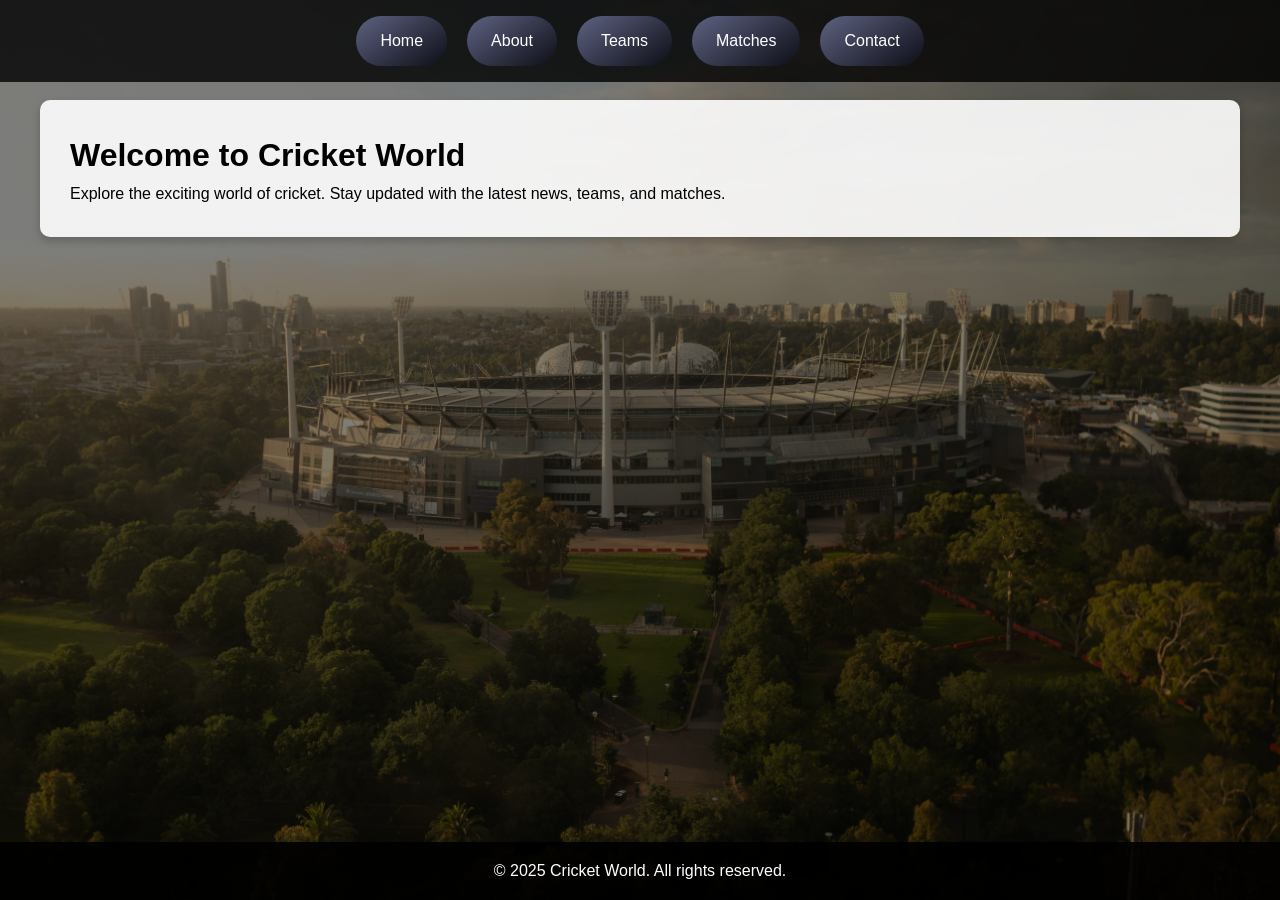
<file: index.html>
<!DOCTYPE html>
<html lang="en">
<head>
    <meta charset="UTF-8">
    <meta name="viewport" content="width=device-width, initial-scale=1.0">
    <title>Cricket World</title>
    <link rel="stylesheet" href="styles.css">
</head>
<body class="home-page">
    <header>
        <nav>
            <ul>
                <li><a href="index.html" class="button">Home</a></li>
                <li><a href="about.html" class="button">About</a></li>
                <li><a href="teams.html" class="button">Teams</a></li>
                <li><a href="matches.html" class="button">Matches</a></li>
                <li><a href="contact.html" class="button">Contact</a></li>
            </ul>
        </nav>
    </header>

    <main>
        <div class="content-box">
            <h1>Welcome to Cricket World</h1>
            <p>Explore the exciting world of cricket. Stay updated with the latest news, teams, and matches.</p>
        </div>
    </main>

    <footer>
        <p>&copy; 2025 Cricket World. All rights reserved.</p>
    </footer>
    <script src="scripts.js"></script>
</body>
</html>
</file>
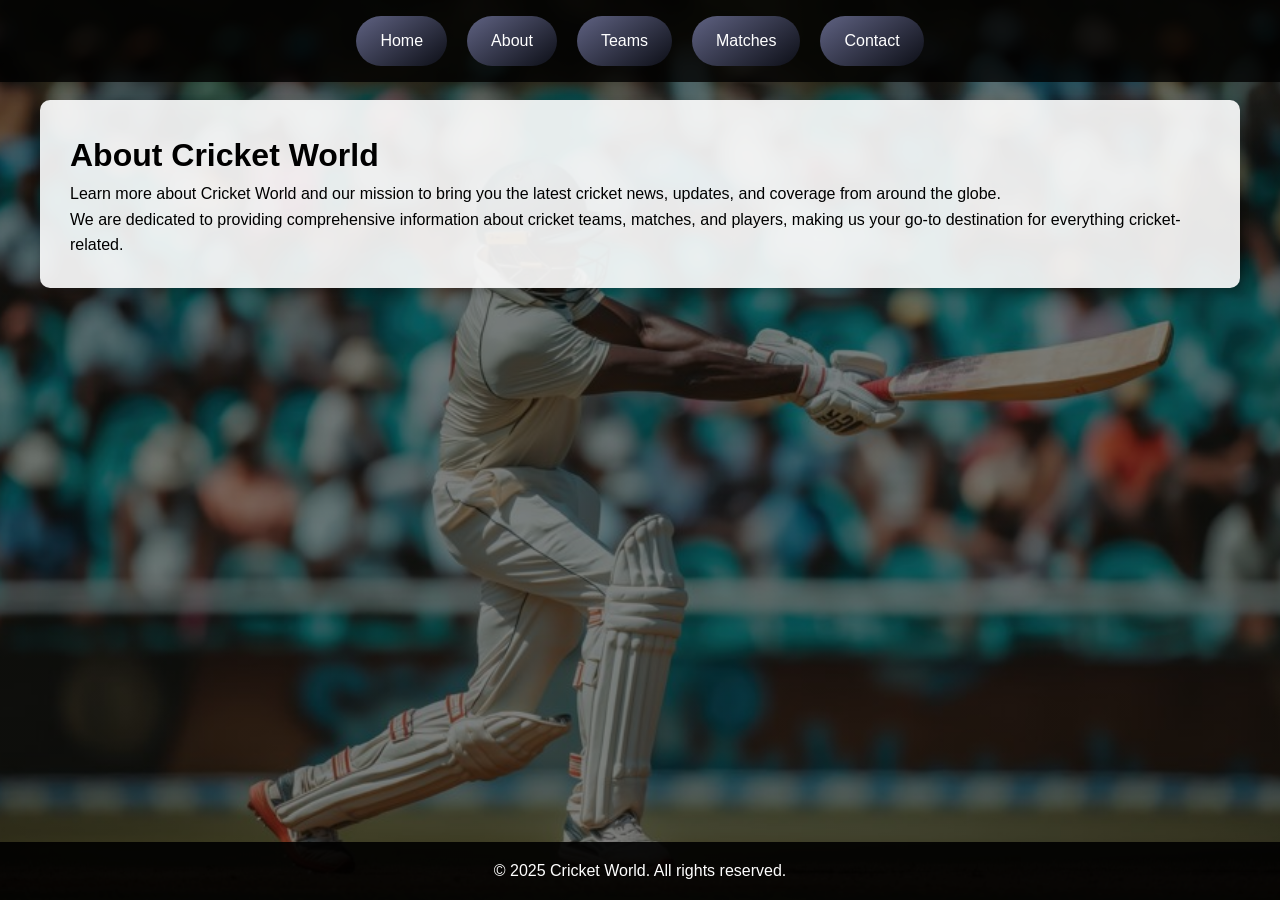
<file: about.html>
<!DOCTYPE html>
<html lang="en">
<head>
    <meta charset="UTF-8">
    <meta name="viewport" content="width=device-width, initial-scale=1.0">
    <title>About Cricket World</title>
    <link rel="stylesheet" href="styles.css">
</head>
<body class="about-page">
    <header>
        <nav>
            <ul>
                <li><a href="index.html" class="button">Home</a></li>
                <li><a href="about.html" class="button">About</a></li>
                <li><a href="teams.html" class="button">Teams</a></li>
                <li><a href="matches.html" class="button">Matches</a></li>
                <li><a href="contact.html" class="button">Contact</a></li>
            </ul>
        </nav>
    </header>

    <main>
        <div class="content-box">
            <h1>About Cricket World</h1>
            <p>Learn more about Cricket World and our mission to bring you the latest cricket news, updates, and coverage from around the globe.</p>
            <p>We are dedicated to providing comprehensive information about cricket teams, matches, and players, making us your go-to destination for everything cricket-related.</p>
        </div>
    </main>

    <footer>
        <p>&copy; 2025 Cricket World. All rights reserved.</p>
    </footer>
    <script src="scripts.js"></script>
</body>
</html>
</file>
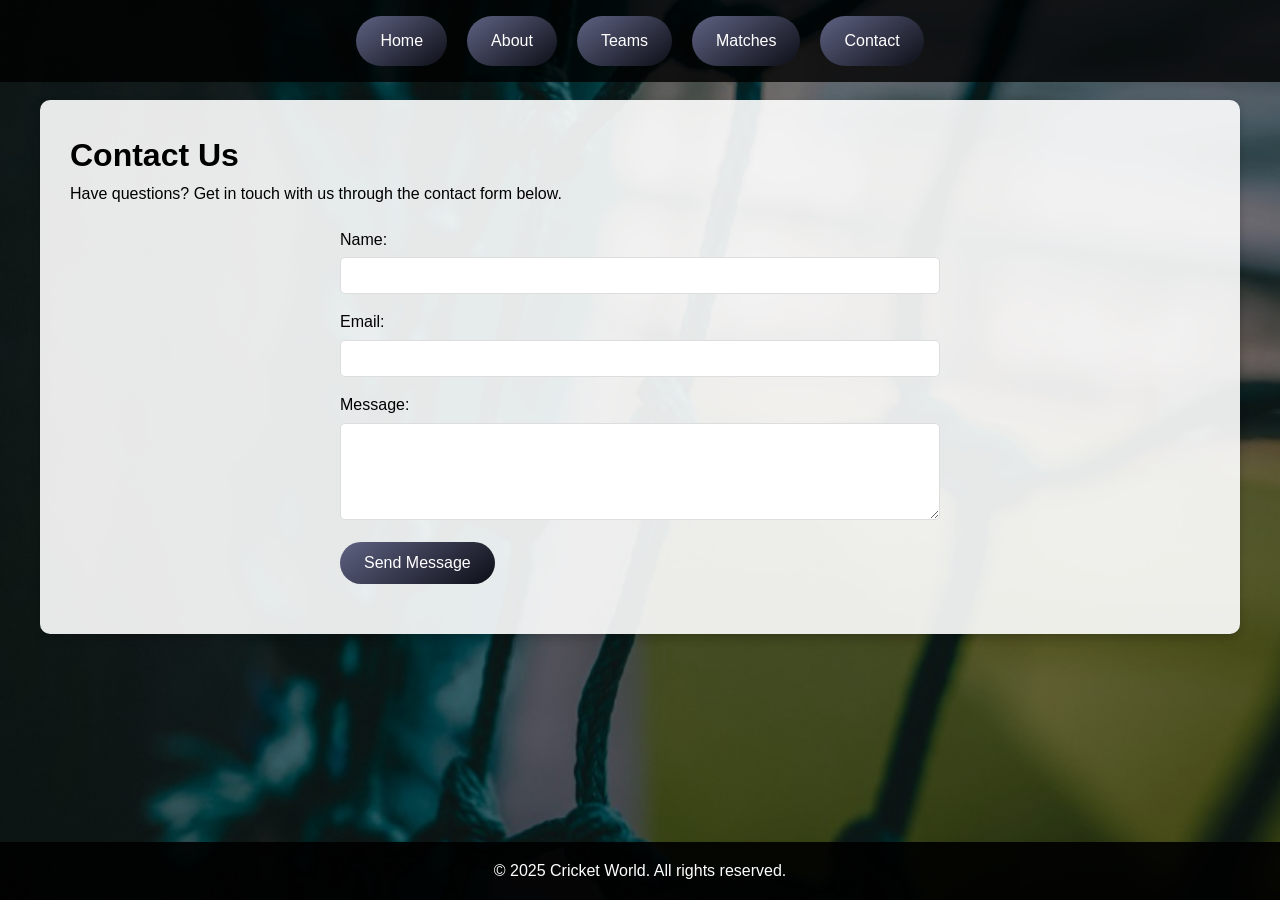
<file: contact.html>
<!DOCTYPE html>
<html lang="en">
<head>
    <meta charset="UTF-8">
    <meta name="viewport" content="width=device-width, initial-scale=1.0">
    <title>Contact Us - Cricket World</title>
    <link rel="stylesheet" href="styles.css">
</head>
<body class="contact-page">
    <header>
        <nav>
            <ul>
                <li><a href="index.html" class="button">Home</a></li>
                <li><a href="about.html" class="button">About</a></li>
                <li><a href="teams.html" class="button">Teams</a></li>
                <li><a href="matches.html" class="button">Matches</a></li>
                <li><a href="contact.html" class="button">Contact</a></li>
            </ul>
        </nav>
    </header>

    <main>
        <div class="content-box">
            <h1>Contact Us</h1>
            <p>Have questions? Get in touch with us through the contact form below.</p>
            <form id="contactForm">
                <label for="name">Name:</label>
                <input type="text" id="name" name="name" required>

                <label for="email">Email:</label>
                <input type="email" id="email" name="email" required>

                <label for="message">Message:</label>
                <textarea id="message" name="message" rows="5" required></textarea>

                <button type="submit" class="button">Send Message</button>
            </form>
        </div>
    </main>

    <footer>
        <p>&copy; 2025 Cricket World. All rights reserved.</p>
    </footer>
    <script src="scripts.js"></script>
</body>
</html>
</file>
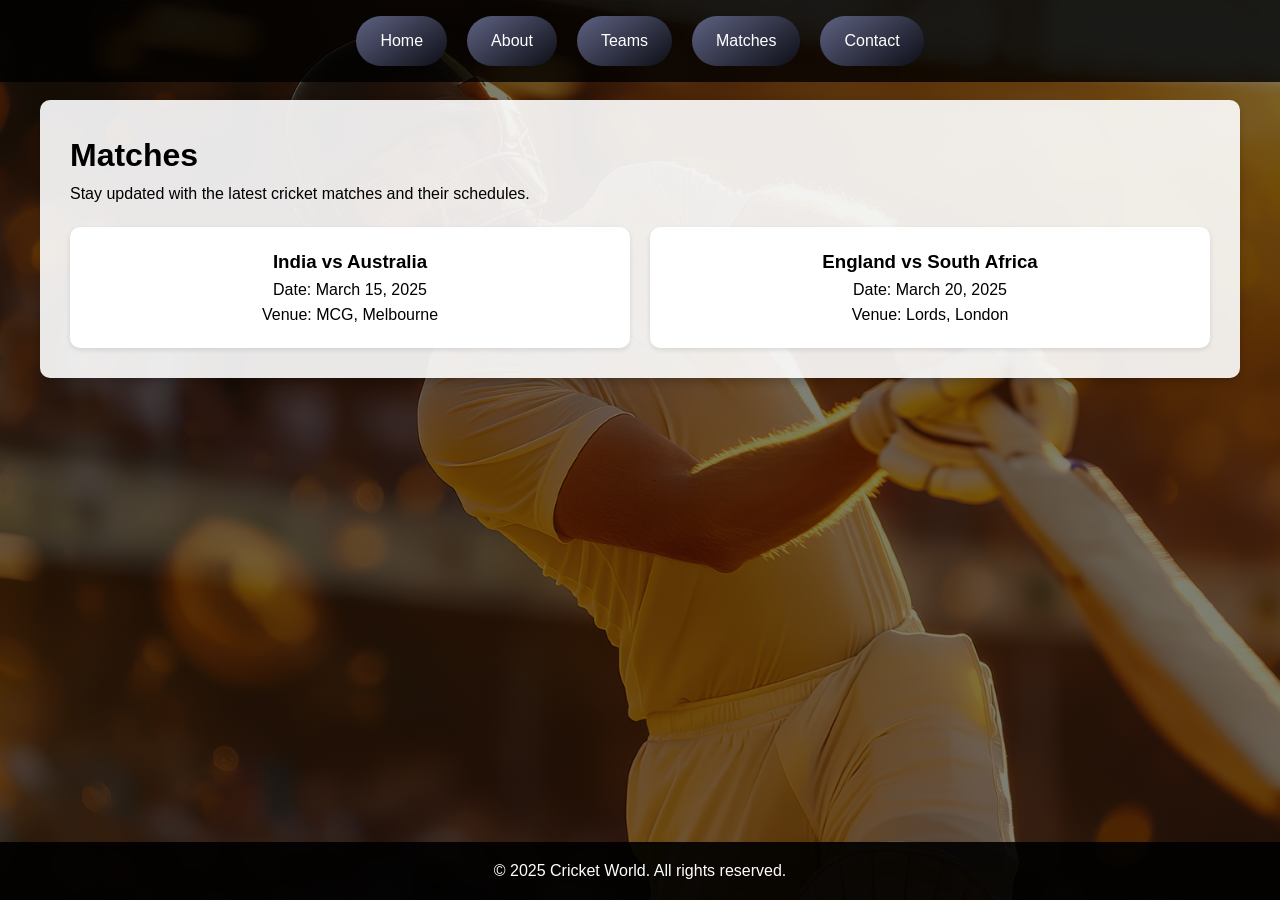
<file: matches.html>
<!DOCTYPE html>
<html lang="en">
<head>
    <meta charset="UTF-8">
    <meta name="viewport" content="width=device-width, initial-scale=1.0">
    <title>Matches - Cricket World</title>
    <link rel="stylesheet" href="styles.css">
</head>
<body class="matches-page">
    <header>
        <nav>
            <ul>
                <li><a href="index.html" class="button">Home</a></li>
                <li><a href="about.html" class="button">About</a></li>
                <li><a href="teams.html" class="button">Teams</a></li>
                <li><a href="matches.html" class="button">Matches</a></li>
                <li><a href="contact.html" class="button">Contact</a></li>
            </ul>
        </nav>
    </header>

    <main>
        <div class="content-box">
            <h1>Matches</h1>
            <p>Stay updated with the latest cricket matches and their schedules.</p>
            <div class="matches-grid">
                <div class="match-card">
                    <h3>India vs Australia</h3>
                    <p>Date: March 15, 2025</p>
                    <p>Venue: MCG, Melbourne</p>
                </div>
                <div class="match-card">
                    <h3>England vs South Africa</h3>
                    <p>Date: March 20, 2025</p>
                    <p>Venue: Lords, London</p>
                </div>
            </div>
        </div>
    </main>

    <footer>
        <p>&copy; 2025 Cricket World. All rights reserved.</p>
    </footer>
    <script src="scripts.js"></script>
</body>
</html>
</file>
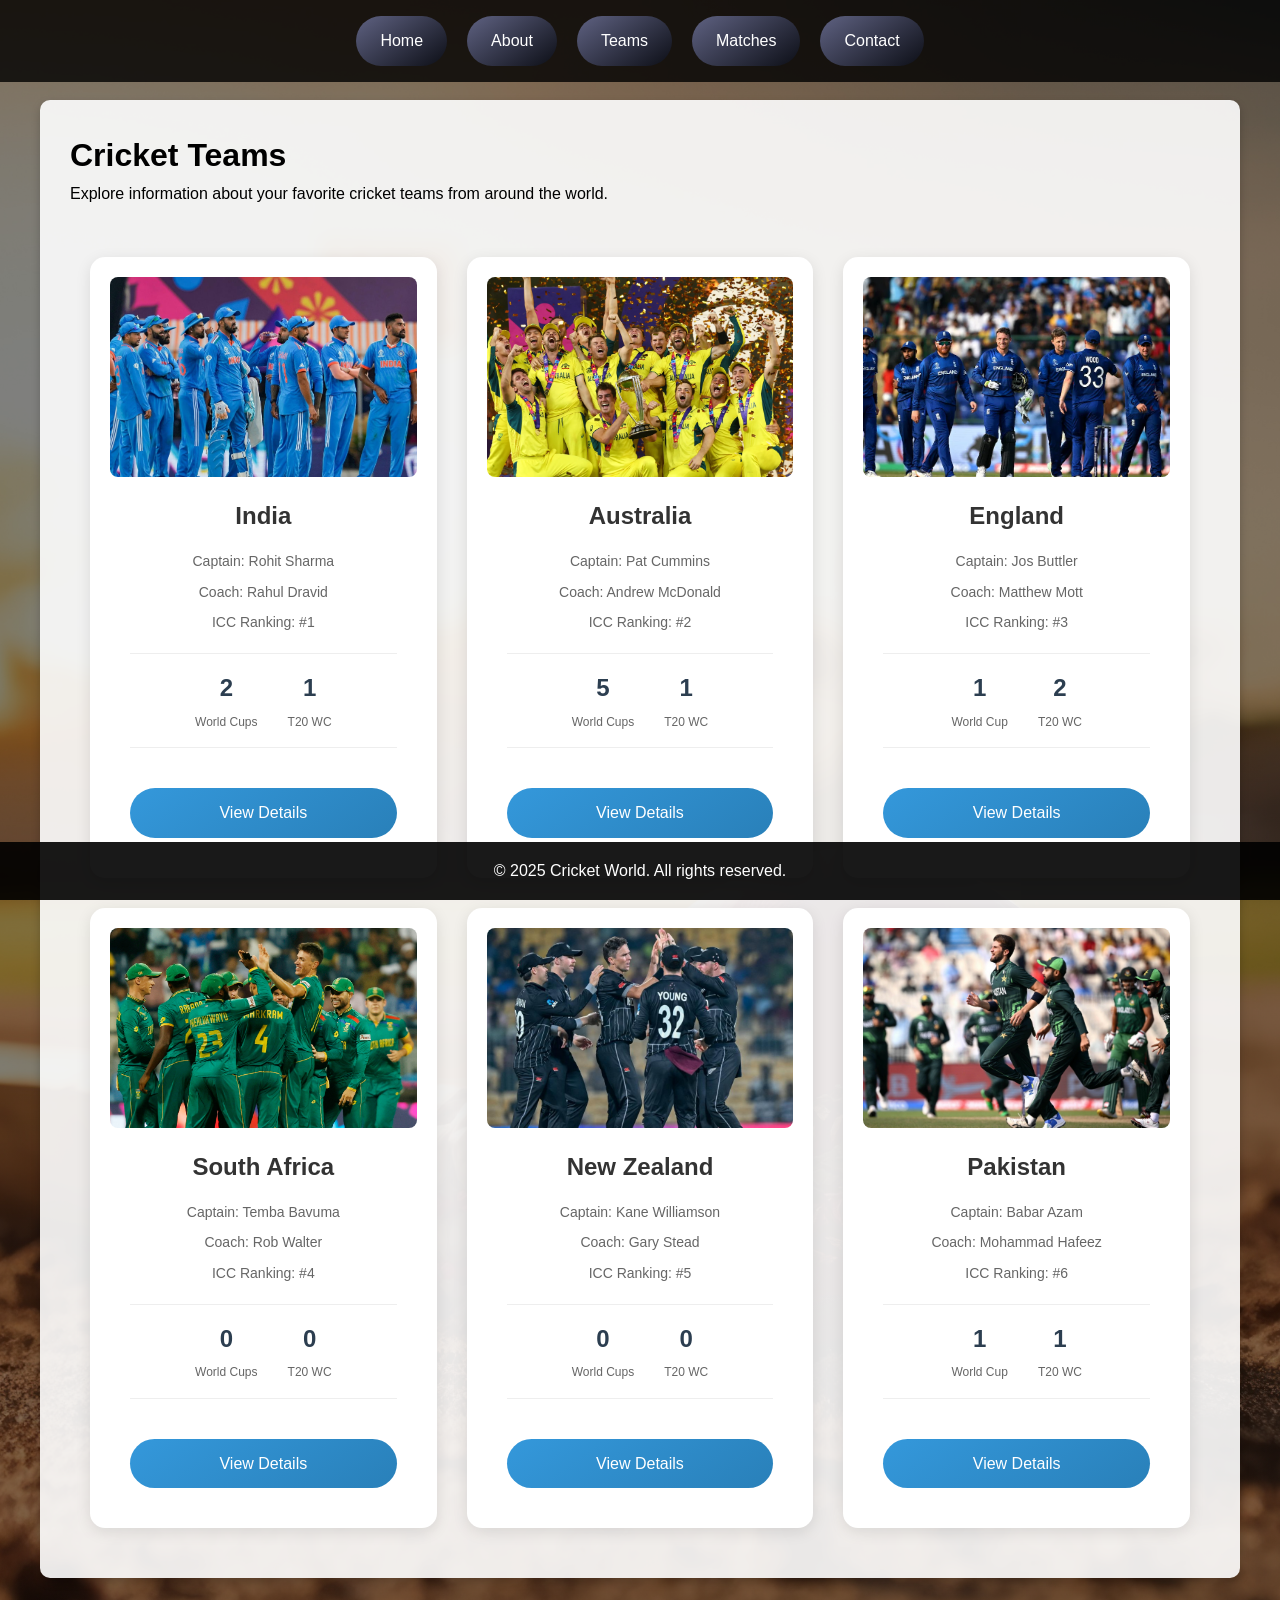
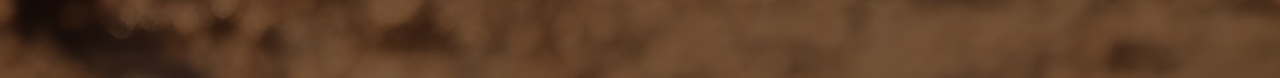
<file: teams.html>
<!-- teams.html -->
<!DOCTYPE html>
<html lang="en">
<head>
    <meta charset="UTF-8">
    <meta name="viewport" content="width=device-width, initial-scale=1.0">
    <title>Teams - Cricket World</title>
    <link rel="stylesheet" href="styles.css">
</head>
<body class="teams-page">
    <header>
        <nav>
            <ul>
                <li><a href="index.html" class="button">Home</a></li>
                <li><a href="about.html" class="button">About</a></li>
                <li><a href="teams.html" class="button">Teams</a></li>
                <li><a href="matches.html" class="button">Matches</a></li>
                <li><a href="contact.html" class="button">Contact</a></li>
            </ul>
        </nav>
    </header>

    <main>
        <div class="content-box">
            <h1>Cricket Teams</h1>
            <p>Explore information about your favorite cricket teams from around the world.</p>
            
            <div class="teams-grid">
                <div class="team-card">
                    <div class="team-image">
                        <img src="india.jpg" alt="Indian Cricket Team">
                    </div>
                    <div class="team-info">
                        <h3>India</h3>
                        <p class="team-details">Captain: Rohit Sharma</p>
                        <p class="team-details">Coach: Rahul Dravid</p>
                        <p class="team-details">ICC Ranking: #1</p>
                        <div class="team-stats">
                            <div class="stat">
                                <span class="stat-number">2</span>
                                <span class="stat-label">World Cups</span>
                            </div>
                            <div class="stat">
                                <span class="stat-number">1</span>
                                <span class="stat-label">T20 WC</span>
                            </div>
                        </div>
                        <a href="#" class="button team-button">View Details</a>
                    </div>
                </div>

                <div class="team-card">
                    <div class="team-image">
                        <img src="australia.jpg" alt="Australian Cricket Team">
                    </div>
                    <div class="team-info">
                        <h3>Australia</h3>
                        <p class="team-details">Captain: Pat Cummins</p>
                        <p class="team-details">Coach: Andrew McDonald</p>
                        <p class="team-details">ICC Ranking: #2</p>
                        <div class="team-stats">
                            <div class="stat">
                                <span class="stat-number">5</span>
                                <span class="stat-label">World Cups</span>
                            </div>
                            <div class="stat">
                                <span class="stat-number">1</span>
                                <span class="stat-label">T20 WC</span>
                            </div>
                        </div>
                        <a href="#" class="button team-button">View Details</a>
                    </div>
                </div>

                <div class="team-card">
                    <div class="team-image">
                        <img src="england.jpg" alt="England Cricket Team">
                    </div>
                    <div class="team-info">
                        <h3>England</h3>
                        <p class="team-details">Captain: Jos Buttler</p>
                        <p class="team-details">Coach: Matthew Mott</p>
                        <p class="team-details">ICC Ranking: #3</p>
                        <div class="team-stats">
                            <div class="stat">
                                <span class="stat-number">1</span>
                                <span class="stat-label">World Cup</span>
                            </div>
                            <div class="stat">
                                <span class="stat-number">2</span>
                                <span class="stat-label">T20 WC</span>
                            </div>
                        </div>
                        <a href="#" class="button team-button">View Details</a>
                    </div>
                </div>

                <div class="team-card">
                    <div class="team-image">
                        <img src="south-africa.jpg" alt="South Africa Cricket Team">
                    </div>
                    <div class="team-info">
                        <h3>South Africa</h3>
                        <p class="team-details">Captain: Temba Bavuma</p>
                        <p class="team-details">Coach: Rob Walter</p>
                        <p class="team-details">ICC Ranking: #4</p>
                        <div class="team-stats">
                            <div class="stat">
                                <span class="stat-number">0</span>
                                <span class="stat-label">World Cups</span>
                            </div>
                            <div class="stat">
                                <span class="stat-number">0</span>
                                <span class="stat-label">T20 WC</span>
                            </div>
                        </div>
                        <a href="#" class="button team-button">View Details</a>
                    </div>
                </div>

                <div class="team-card">
                    <div class="team-image">
                        <img src="new-zealand.jpg" alt="New Zealand Cricket Team">
                    </div>
                    <div class="team-info">
                        <h3>New Zealand</h3>
                        <p class="team-details">Captain: Kane Williamson</p>
                        <p class="team-details">Coach: Gary Stead</p>
                        <p class="team-details">ICC Ranking: #5</p>
                        <div class="team-stats">
                            <div class="stat">
                                <span class="stat-number">0</span>
                                <span class="stat-label">World Cups</span>
                            </div>
                            <div class="stat">
                                <span class="stat-number">0</span>
                                <span class="stat-label">T20 WC</span>
                            </div>
                        </div>
                        <a href="#" class="button team-button">View Details</a>
                    </div>
                </div>

                <div class="team-card">
                    <div class="team-image">
                        <img src="pakistan.jpg" alt="Pakistan Cricket Team">
                    </div>
                    <div class="team-info">
                        <h3>Pakistan</h3>
                        <p class="team-details">Captain: Babar Azam</p>
                        <p class="team-details">Coach: Mohammad Hafeez</p>
                        <p class="team-details">ICC Ranking: #6</p>
                        <div class="team-stats">
                            <div class="stat">
                                <span class="stat-number">1</span>
                                <span class="stat-label">World Cup</span>
                            </div>
                            <div class="stat">
                                <span class="stat-number">1</span>
                                <span class="stat-label">T20 WC</span>
                            </div>
                        </div>
                        <a href="#" class="button team-button">View Details</a>
                    </div>
                </div>
            </div>
        </div>
    </main>

    <footer>
        <p>&copy; 2025 Cricket World. All rights reserved.</p>
    </footer>
    <script src="scripts.js"></script>
</body>
</html>
</file>
<file: styles.css>
/* General Reset and Base Styles */
* {
    margin: 0;
    padding: 0;
    box-sizing: border-box;
}

body {
    font-family: Arial, sans-serif;
    line-height: 1.6;
    min-height: 100vh;
    position: relative;
    padding-bottom: 60px; /* Space for footer */
}

/* Background styles */
.home-page { background: linear-gradient(rgba(0, 0, 0, 0.5), rgba(0, 0, 0, 0.5)), url('14.jpg') no-repeat center center/cover; }
.about-page { background: linear-gradient(rgba(0, 0, 0, 0.5), rgba(0, 0, 0, 0.5)), url('9.jpg') no-repeat center center/cover; }
.teams-page { background: linear-gradient(rgba(0, 0, 0, 0.5), rgba(0, 0, 0, 0.5)), url('3.jpg') no-repeat center center/cover; }
.matches-page { background: linear-gradient(rgba(0, 0, 0, 0.5), rgba(0, 0, 0, 0.5)), url('4.jpg') no-repeat center center/cover; }
.contact-page { background: linear-gradient(rgba(0, 0, 0, 0.5), rgba(0, 0, 0, 0.5)), url('13.jpg') no-repeat center center/cover; }

/* Header and Navigation */
header {
    background: rgba(0, 0, 0, 0.8);
    padding: 1rem 0;
    position: fixed;
    width: 100%;
    top: 0;
    z-index: 1000;
}

nav ul {
    list-style: none;
    display: flex;
    justify-content: center;
    gap: 20px;
}

nav ul li {
    margin: 0;
}

/* Main Content */
main {
    padding: 100px 20px 40px;
    min-height: calc(100vh - 60px);
}

.content-box {
    background: rgba(255, 255, 255, 0.9);
    padding: 30px;
    border-radius: 10px;
    max-width: 1200px;
    margin: 0 auto;
    box-shadow: 0 4px 10px rgba(0, 0, 0, 0.2);
}

/* Button Styles */
.button {
    display: inline-block;
    padding: 12px 24px;
    background: linear-gradient(145deg, #5f6282, #0c0e16);
    color: white;
    text-decoration: none;
    border-radius: 25px;
    font-size: 16px;
    transition: all 0.3s ease;
    border: none;
    cursor: pointer;
}

.button:hover {
    background: linear-gradient(145deg, #222327, #25252a);
    transform: translateY(-3px);
}

/* Form Styles */
form {
    max-width: 600px;
    margin: 20px auto;
}

form label {
    display: block;
    margin-bottom: 5px;
}

form input,
form textarea {
    width: 100%;
    padding: 10px;
    margin-bottom: 15px;
    border: 1px solid #ddd;
    border-radius: 5px;
}

/* Teams Grid */
.teams-grid {
    display: grid;
    grid-template-columns: repeat(auto-fit, minmax(250px, 1fr));
    gap: 20px;
    margin-top: 20px;
}

.team-card {
    background: white;
    padding: 20px;
    border-radius: 10px;
    text-align: center;
    box-shadow: 0 2px 5px rgba(0, 0, 0, 0.1);
}

.team-card img {
    width: 100%;
    height: 200px;
    object-fit: cover;
    border-radius: 8px;
    margin-bottom: 15px;
}

/* Matches Grid */
.matches-grid {
    display: grid;
    grid-template-columns: repeat(auto-fit, minmax(280px, 1fr));
    gap: 20px;
    margin-top: 20px;
}

.match-card {
    background: white;
    padding: 20px;
    border-radius: 10px;
    text-align: center;
    box-shadow: 0 2px 5px rgba(0, 0, 0, 0.1);
}

/* Footer */
footer {
    background: rgba(0, 0, 0, 0.9);
    color: white;
    text-align: center;
    padding: 1rem 0;
    position: fixed;
    bottom: 0;
    width: 100%;
}

/* Responsive Design */
@media (max-width: 768px) {
    nav ul {
        flex-direction: column;
        align-items: center;
    }
    
    .content-box {
        padding: 20px;
    }
    
    .button {
        padding: 10px 20px;
        font-size: 14px;
    }
}
.teams-grid {
    display: grid;
    grid-template-columns: repeat(auto-fit, minmax(300px, 1fr));
    gap: 30px;
    margin-top: 30px;
    padding: 20px;
}

.team-card {
    background: white;
    border-radius: 15px;
    overflow: hidden;
    box-shadow: 0 4px 15px rgba(0, 0, 0, 0.1);
    transition: transform 0.3s ease, box-shadow 0.3s ease;
}

.team-card:hover {
    transform: translateY(-5px);
    box-shadow: 0 8px 25px rgba(0, 0, 0, 0.2);
}

.team-image {
    position: relative;
    width: 100%;
    height: 200px;
    overflow: hidden;
}

.team-image img {
    width: 100%;
    height: 100%;
    object-fit: cover;
    transition: transform 0.3s ease;
}

.team-card:hover .team-image img {
    transform: scale(1.05);
}

.team-info {
    padding: 20px;
}

.team-info h3 {
    margin: 0 0 15px 0;
    font-size: 24px;
    color: #333;
}

.team-details {
    margin: 8px 0;
    color: #666;
    font-size: 14px;
}

.team-stats {
    display: flex;
    justify-content: center;
    gap: 30px;
    margin: 20px 0;
    padding: 15px 0;
    border-top: 1px solid #eee;
    border-bottom: 1px solid #eee;
}

.stat {
    text-align: center;
}

.stat-number {
    display: block;
    font-size: 24px;
    font-weight: bold;
    color: #2c3e50;
}

.stat-label {
    display: block;
    font-size: 12px;
    color: #666;
    margin-top: 5px;
}

.team-button {
    width: 100%;
    margin-top: 15px;
    text-align: center;
}

/* Responsive adjustments for teams */
@media (max-width: 768px) {
    .teams-grid {
        grid-template-columns: repeat(auto-fit, minmax(250px, 1fr));
        gap: 20px;
        padding: 10px;
    }

    .team-image {
        height: 180px;
    }

    .team-info h3 {
        font-size: 20px;
    }

    .team-stats {
        gap: 20px;
    }

    .stat-number {
        font-size: 20px;
    }
}

@media (max-width: 480px) {
    .teams-grid {
        grid-template-columns: 1fr;
    }

    .team-card {
        max-width: 100%;
    }
}

/* Enhanced button styles for team cards */
.team-button {
    background: linear-gradient(145deg, #3498db, #2980b9);
    border: none;
    margin-top: 20px;
}

.team-button:hover {
    background: linear-gradient(145deg, #2980b9, #2471a3);
}

/* Add smooth transitions */
.team-card *, .button {
    transition: all 0.3s ease;
}
</file>
